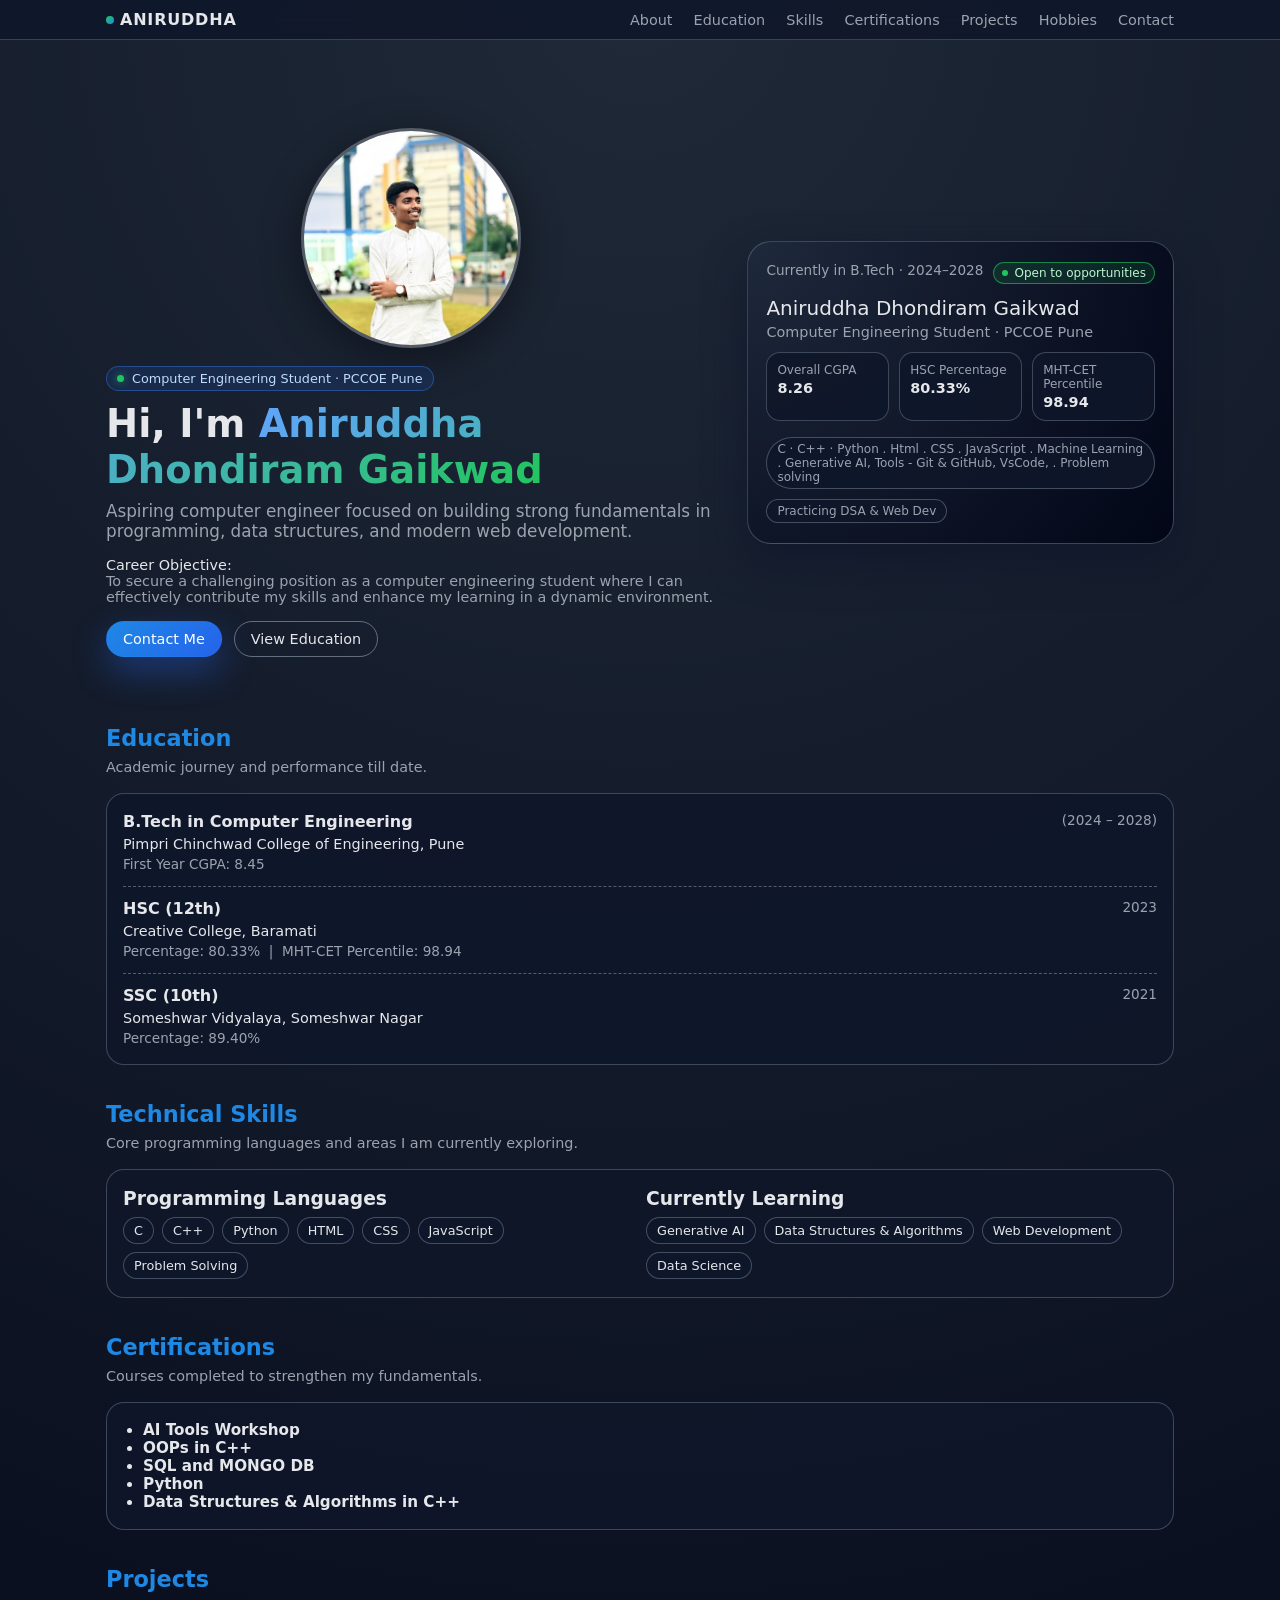
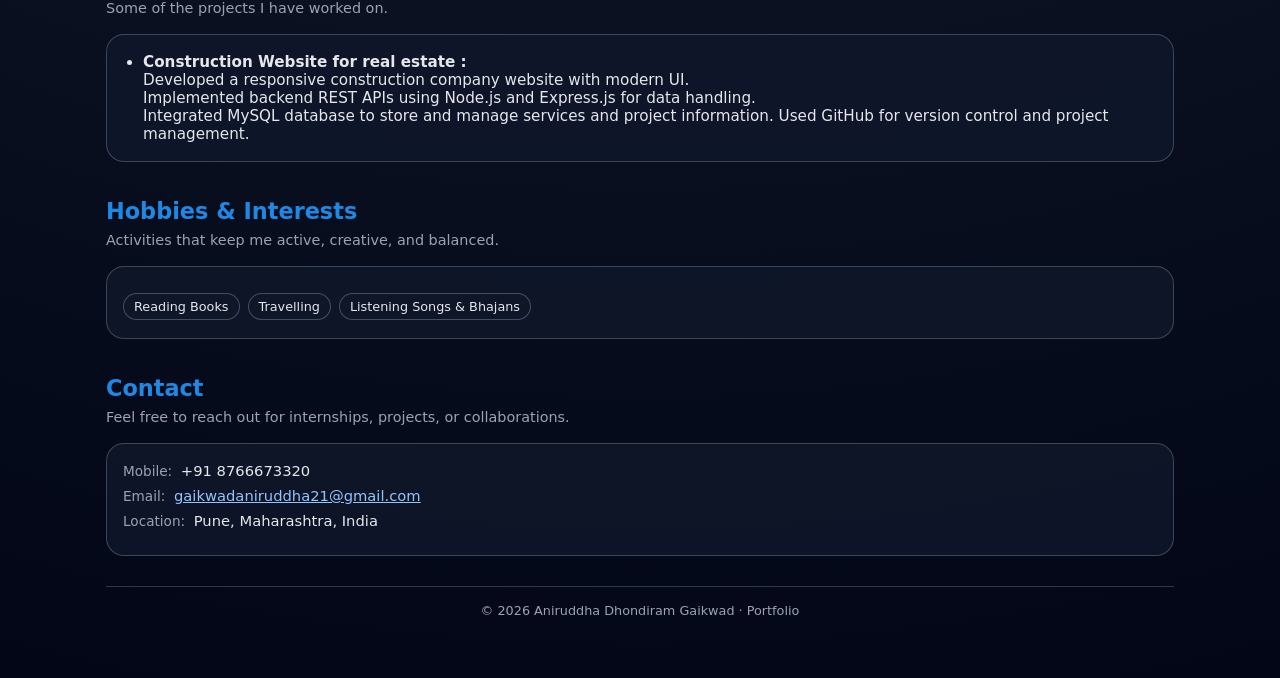
<file: index.html>
<!DOCTYPE html>
<html lang="en">
  <head>
    <meta charset="UTF-8" />
    <title>Aniruddha Dhondiram Gaikwad | Portfolio</title>
    <meta name="viewport" content="width=device-width, initial-scale=1.0" />
    <meta
      name="description"
      content="Portfolio website of Aniruddha Dhondiram Gaikwad, Computer Engineering student at PCCOE Pune."
    />
    <meta
      name="description"
      content="Portfolio website of Aniruddha Dhondiram Gaikwad, Computer Engineering student at PCCOE Pune. Skilled in C, C++, Python, Data Structures and Algorithms, and Web Development."
    />
    <meta
      name="keywords"
      content="Aniruddha Gaikwad, PCCOE, Computer Engineering, Portfolio, Pune, Student, C, C++, Python, DSA, Web Development"
    />
    <meta name="author" content="Aniruddha Dhondiram Gaikwad" />

    <link rel="stylesheet" href="styles.css" />
  </head>
  <body>
    <!-- Navbar -->
    <header class="navbar">
      <div class="nav-content">
        <div class="logo">
          <span class="logo-dot"></span>
          ANIRUDDHA
        </div>
        <nav class="nav-links">
          <a href="#about">About</a>
          <a href="#education">Education</a>
          <a href="#skills">Skills</a>
          <a href="#certifications">Certifications</a>
          <a href="#Projects">Projects</a>
          <a href="#hobbies">Hobbies</a>
          <a href="#contact">Contact</a>
        </nav>
      </div>
    </header>

    <main class="container">
      <!-- Hero Section -->
      <section class="hero" id="about">
        <div>
          <img src="profile.jpg" class="hero-photo" alt="Aniruddha Photo" />

          <div class="badge">
            <span class="badge-dot"></span>
            Computer Engineering Student · PCCOE Pune
          </div>
          <h1 class="hero-title">
            Hi, I'm <span>Aniruddha Dhondiram Gaikwad</span>
          </h1>
          <p class="hero-subtitle">
            Aspiring computer engineer focused on building strong fundamentals
            in programming, data structures, and modern web development.
          </p>

          <p class="hero-meta">
            <span class="highlight">Career Objective:</span><br />
            To secure a challenging position as a computer engineering student
            where I can effectively contribute my skills and enhance my learning
            in a dynamic environment.
          </p>

          <div class="hero-actions">
            <a href="#contact" class="btn-primary">Contact Me</a>
            <a href="#education" class="btn-ghost">View Education</a>
          </div>
        </div>

        <aside class="hero-card">
          <div class="hero-card-header">
            <div>Currently in B.Tech · 2024–2028</div>
            <div class="status-pill">
              <span></span> Open to opportunities
            </div>
          </div>

          <div class="hero-card-main">
            <div class="hero-name">Aniruddha Dhondiram Gaikwad</div>
            <div class="hero-role">
              Computer Engineering Student · PCCOE Pune
            </div>

            <div class="hero-stats">
              <div class="stat-box">
                <div class="stat-label">Overall CGPA</div>
                <div class="stat-value">8.26</div>
              </div>
              <div class="stat-box">
                <div class="stat-label">HSC Percentage</div>
                <div class="stat-value">80.33%</div>
              </div>
              <div class="stat-box">
                <div class="stat-label">MHT-CET Percentile</div>
                <div class="stat-value">98.94</div>
              </div>
            </div>

            <div class="hero-card-footer">
              <div class="pill">C · C++ · Python  . Html . CSS . JavaScript . Machine Learning . Generative AI,  Tools - Git & GitHub, VsCode,  . Problem solving</div>
              <div class="pill">Practicing DSA & Web Dev</div>
            </div>
          </div>
        </aside>
      </section>

      <!-- Education -->
      <section id="education">
        <h2 class="section-title"><span>Education</span></h2>
        <p class="section-subtitle">
          Academic journey and performance till date.
        </p>

        <div class="card">
          <div class="edu-item">
            <div class="edu-header">
              <div class="edu-degree">B.Tech in Computer Engineering</div>
              <div class="edu-year">(2024 – 2028)</div>
            </div>
            <div class="edu-college">
              Pimpri Chinchwad College of Engineering, Pune
            </div>
            <div class="edu-meta">First Year CGPA: 8.45</div>
          </div>

          <div class="edu-item">
            <div class="edu-header">
              <div class="edu-degree">HSC (12th)</div>
              <div class="edu-year">2023</div>
            </div>
            <div class="edu-college">Creative College, Baramati</div>
            <div class="edu-meta">
              Percentage: 80.33% &nbsp;|&nbsp; MHT-CET Percentile: 98.94
            </div>
          </div>

          <div class="edu-item">
            <div class="edu-header">
              <div class="edu-degree">SSC (10th)</div>
              <div class="edu-year">2021</div>
            </div>
            <div class="edu-college">
              Someshwar Vidyalaya, Someshwar Nagar
            </div>
            <div class="edu-meta">Percentage: 89.40%</div>
          </div>
        </div>
      </section>

      <!-- Skills -->
      <section id="skills">
        <h2 class="section-title"><span>Technical Skills</span></h2>
        <p class="section-subtitle">
          Core programming languages and areas I am currently exploring.
        </p>

        <div class="card skills-grid">
          <div>
            <h3>Programming Languages</h3>
            <div class="tag-list">
              <span class="tag">C</span>
              <span class="tag">C++</span>
              <span class="tag">Python</span>
              <span class="tag">HTML</span>
              <span class="tag">CSS</span>
              <span class="tag">JavaScript</span>
              <span class="tag">Problem Solving</span>
            </div>
          </div>

          <div>
            <h3>Currently Learning</h3>
            <div class="tag-list">
              <span class="tag">Generative AI</span>
              <span class="tag">Data Structures & Algorithms</span>
              <span class="tag">Web Development</span>
              <span class="tag">Data Science</span>
            </div>
          </div>
        </div>
      </section>

      <!-- Certifications -->
      <section id="certifications">
        <h2 class="section-title"><span>Certifications</span></h2>
        <p class="section-subtitle">
          Courses completed to strengthen my fundamentals.
        </p>

        <div class="card">
          <ul style="list-style: disc; padding-left: 20px; font-size: 0.95rem">
             <li><strong>AI Tools Workshop </strong></li>
             <li><strong>OOPs in C++</strong> </li>               
            <li><strong>SQL and MONGO DB </strong></li>
            <li><strong>Python </strong></li>
            <li><strong>Data Structures & Algorithms in C++ </strong></li>
          </ul>
        </div>
      </section>


      <!-- Projects -->
       <section id="Projects">
        <h2 class="section-title"><span>Projects</span></h2>
        <p class="section-subtitle">
          Some of the projects I have worked on.
        </p>

        <div class="card">
          <ul style="list-style: disc; padding-left: 20px; font-size: 0.95rem">
             <li><strong>Construction Website for real estate : </strong> <br>Developed a responsive construction company website with modern UI. <br>Implemented backend REST APIs using Node.js and Express.js for data handling.</br>
                Integrated MySQL database to store and manage services and project information.
                 Used GitHub for version control and project management.</li>
          </ul>
        </div>
      </section>
       

      <!-- Hobbies -->
      <section id="hobbies">
        <h2 class="section-title"><span>Hobbies & Interests</span></h2>
        <p class="section-subtitle">
          Activities that keep me active, creative, and balanced.
        </p>

        <div class="card">
          <div class="tag-list">
            <span class="tag">Reading Books</span>
            <span class="tag">Travelling</span>
            <span class="tag">Listening Songs & Bhajans</span>
            
            
          </div>
        </div>
      </section>

      <!-- Contact -->
      <section id="contact">
        <h2 class="section-title"><span>Contact</span></h2>
        <p class="section-subtitle">
          Feel free to reach out for internships, projects, or collaborations.
        </p>

        <div class="card">
          <p class="contact-item">
            <span>Mobile:</span> +91 8766673320
          </p>
          <p class="contact-item">
            <span>Email:</span>
            <a href="mailto:gaikwadaniruddha21@gmail.com">
              gaikwadaniruddha21@gmail.com
            </a>
          </p>
          <p class="contact-item">
            <span>Location:</span> Pune, Maharashtra, India
          </p>
        </div>
      </section>

      <footer>
        © <span id="year"></span> Aniruddha Dhondiram Gaikwad · Portfolio
      </footer>
    </main>

    <script src="script.js"></script>
  </body>
</html>
</file>
<file: styles.css>
.hero-photo {
  width: 220px;
  height: 220px;
  border-radius: 50%;
  object-fit: cover;
  border: 3px solid rgba(255, 255, 255, 0.25);
  box-shadow: 0 10px 40px rgba(0, 0, 0, 0.4);
  display: block;
  margin: 0 auto 18px auto;
}

:root {
  --primary: #1e88e5;
  --primary-light: #e3f2fd;
  --bg: #0f172a;
  --card-bg: #0b1120;
  --text-main: #e5e7eb;
  --text-muted: #9ca3af;
  --accent: #22c55e;
}

* {
  margin: 0;
  padding: 0;
  box-sizing: border-box;
  scroll-behavior: smooth;
  font-family: system-ui, -apple-system, BlinkMacSystemFont, "Segoe UI",
    sans-serif;
}

body {
  background: radial-gradient(circle at top, #1f2937, #020617);
  color: var(--text-main);
  min-height: 100vh;
}

.container {
  max-width: 1100px;
  margin: 0 auto;
  padding: 20px 16px 60px;
}

/* Navbar */
.navbar {
  position: sticky;
  top: 0;
  z-index: 50;
  backdrop-filter: blur(16px);
  background: rgba(15, 23, 42, 0.85);
  border-bottom: 1px solid rgba(148, 163, 184, 0.3);
}

.nav-content {
  max-width: 1100px;
  margin: 0 auto;
  display: flex;
  align-items: center;
  justify-content: space-between;
  padding: 10px 16px;
}

.logo {
  font-weight: 700;
  letter-spacing: 0.05em;
  font-size: 1rem;
  display: flex;
  align-items: center;
  gap: 6px;
}

.logo-dot {
  width: 8px;
  height: 8px;
  border-radius: 999px;
  background: linear-gradient(135deg, var(--accent), var(--primary));
  display: inline-block;
}

.nav-links a {
  color: var(--text-muted);
  text-decoration: none;
  margin-left: 16px;
  font-size: 0.9rem;
  transition: color 0.2s ease, transform 0.2s ease;
}

.nav-links a:hover {
  color: #ffffff;
  transform: translateY(-1px);
}

/* Hero */
.hero {
  display: grid;
  grid-template-columns: minmax(0, 2fr) minmax(0, 1.4fr);
  gap: 32px;
  align-items: center;
  padding-top: 32px;
  padding-bottom: 32px;
}

@media (max-width: 768px) {
  .hero {
    grid-template-columns: 1fr;
  }
  .nav-links {
    display: none;
  }
}

.badge {
  display: inline-flex;
  align-items: center;
  gap: 8px;
  background: rgba(37, 99, 235, 0.15);
  border: 1px solid rgba(59, 130, 246, 0.4);
  color: #bfdbfe;
  border-radius: 999px;
  padding: 4px 10px;
  font-size: 0.8rem;
  margin-bottom: 10px;
}

.badge-dot {
  width: 7px;
  height: 7px;
  border-radius: 999px;
  background: var(--accent);
  box-shadow: 0 0 8px rgba(34, 197, 94, 0.7);
}

.hero-title {
  font-size: 2.4rem;
  line-height: 1.2;
  margin-bottom: 8px;
}

.hero-title span {
  background: linear-gradient(120deg, #60a5fa, #22c55e);
  -webkit-background-clip: text;
  color: transparent;
}

.hero-subtitle {
  font-size: 1.05rem;
  color: var(--text-muted);
  margin-bottom: 16px;
}

.hero-meta {
  font-size: 0.9rem;
  color: var(--text-muted);
  margin-bottom: 16px;
}

.highlight {
  color: #e5e7eb;
  font-weight: 500;
}

.hero-actions {
  display: flex;
  flex-wrap: wrap;
  gap: 12px;
  margin-top: 10px;
}

.btn-primary,
.btn-ghost {
  padding: 9px 16px;
  border-radius: 999px;
  font-size: 0.9rem;
  border: 1px solid transparent;
  cursor: pointer;
  text-decoration: none;
  display: inline-flex;
  align-items: center;
  gap: 6px;
  transition: transform 0.15s ease, box-shadow 0.15s ease,
    background 0.15s ease, border-color 0.15s ease, color 0.15s ease;
}

.btn-primary {
  background: linear-gradient(135deg, var(--primary), #2563eb);
  color: #ffffff;
  box-shadow: 0 14px 35px rgba(37, 99, 235, 0.4);
}

.btn-primary:hover {
  transform: translateY(-1px);
  box-shadow: 0 18px 45px rgba(37, 99, 235, 0.6);
}

.btn-ghost {
  background: transparent;
  border-color: rgba(148, 163, 184, 0.6);
  color: var(--text-main);
}

.btn-ghost:hover {
  background: rgba(15, 23, 42, 0.8);
}

/* Hero Card */
.hero-card {
  background: radial-gradient(circle at top left, #1e293b, #020617);
  border-radius: 24px;
  padding: 20px 18px;
  border: 1px solid rgba(148, 163, 184, 0.35);
  box-shadow: 0 18px 40px rgba(15, 23, 42, 0.8);
}

.hero-card-header {
  display: flex;
  justify-content: space-between;
  margin-bottom: 12px;
  font-size: 0.85rem;
  color: var(--text-muted);
}

.status-pill {
  padding: 3px 8px;
  border-radius: 999px;
  border: 1px solid rgba(34, 197, 94, 0.6);
  display: inline-flex;
  align-items: center;
  gap: 6px;
  font-size: 0.75rem;
  color: #bbf7d0;
  background: rgba(21, 128, 61, 0.2);
}

.status-pill span {
  width: 6px;
  height: 6px;
  border-radius: 999px;
  background: var(--accent);
}

.hero-card-main {
  margin-top: 6px;
}

.hero-name {
  font-size: 1.25rem;
  margin-bottom: 4px;
}

.hero-role {
  font-size: 0.9rem;
  color: var(--text-muted);
  margin-bottom: 12px;
}

.hero-stats {
  display: grid;
  grid-template-columns: repeat(3, minmax(0, 1fr));
  gap: 10px;
  margin-bottom: 16px;
}

.stat-box {
  padding: 10px;
  border-radius: 14px;
  background: rgba(15, 23, 42, 0.9);
  border: 1px solid rgba(148, 163, 184, 0.35);
  text-align: left;
}

.stat-label {
  font-size: 0.75rem;
  color: var(--text-muted);
  margin-bottom: 3px;
}

.stat-value {
  font-size: 0.9rem;
  font-weight: 600;
}

.hero-card-footer {
  font-size: 0.8rem;
  color: var(--text-muted);
  display: flex;
  justify-content: space-between;
  gap: 10px;
  flex-wrap: wrap;
  margin-top: 5px;
}

.pill {
  padding: 4px 10px;
  border-radius: 999px;
  background: rgba(15, 23, 42, 0.9);
  border: 1px solid rgba(148, 163, 184, 0.4);
  font-size: 0.75rem;
}

/* Sections */
section {
  margin-top: 36px;
}

.section-title {
  font-size: 1.4rem;
  margin-bottom: 8px;
}

.section-title span {
  color: var(--primary);
}

.section-subtitle {
  font-size: 0.9rem;
  color: var(--text-muted);
  margin-bottom: 18px;
}

.card {
  background: rgba(15, 23, 42, 0.9);
  border-radius: 18px;
  padding: 18px 16px;
  border: 1px solid rgba(148, 163, 184, 0.35);
  margin-bottom: 14px;
}

/* Education */
.edu-item + .edu-item {
  margin-top: 14px;
  padding-top: 12px;
  border-top: 1px dashed rgba(148, 163, 184, 0.5);
}

.edu-header {
  display: flex;
  justify-content: space-between;
  gap: 10px;
  flex-wrap: wrap;
  margin-bottom: 5px;
}

.edu-degree {
  font-weight: 600;
}

.edu-year {
  font-size: 0.85rem;
  color: var(--text-muted);
}

.edu-college {
  font-size: 0.9rem;
  color: var(--text-main);
}

.edu-meta {
  font-size: 0.85rem;
  color: var(--text-muted);
  margin-top: 4px;
}

/* Skills */
.skills-grid {
  display: grid;
  grid-template-columns: repeat(auto-fit, minmax(160px, 1fr));
  gap: 12px;
}

.tag-list {
  display: flex;
  flex-wrap: wrap;
  gap: 8px;
  margin-top: 8px;
}

.tag {
  padding: 5px 10px;
  border-radius: 999px;
  background: rgba(15, 23, 42, 0.9);
  border: 1px solid rgba(148, 163, 184, 0.4);
  font-size: 0.8rem;
  color: var(--text-main);
}

/* Contact */
.contact-item {
  margin-bottom: 8px;
  font-size: 0.92rem;
}

.contact-item span {
  color: var(--text-muted);
  font-size: 0.85rem;
  margin-right: 4px;
}

a {
  color: #93c5fd;
}

a:hover {
  text-decoration: underline;
}

footer {
  margin-top: 30px;
  padding-top: 16px;
  border-top: 1px solid rgba(148, 163, 184, 0.3);
  font-size: 0.8rem;
  color: var(--text-muted);
  text-align: center;
}
</file>
